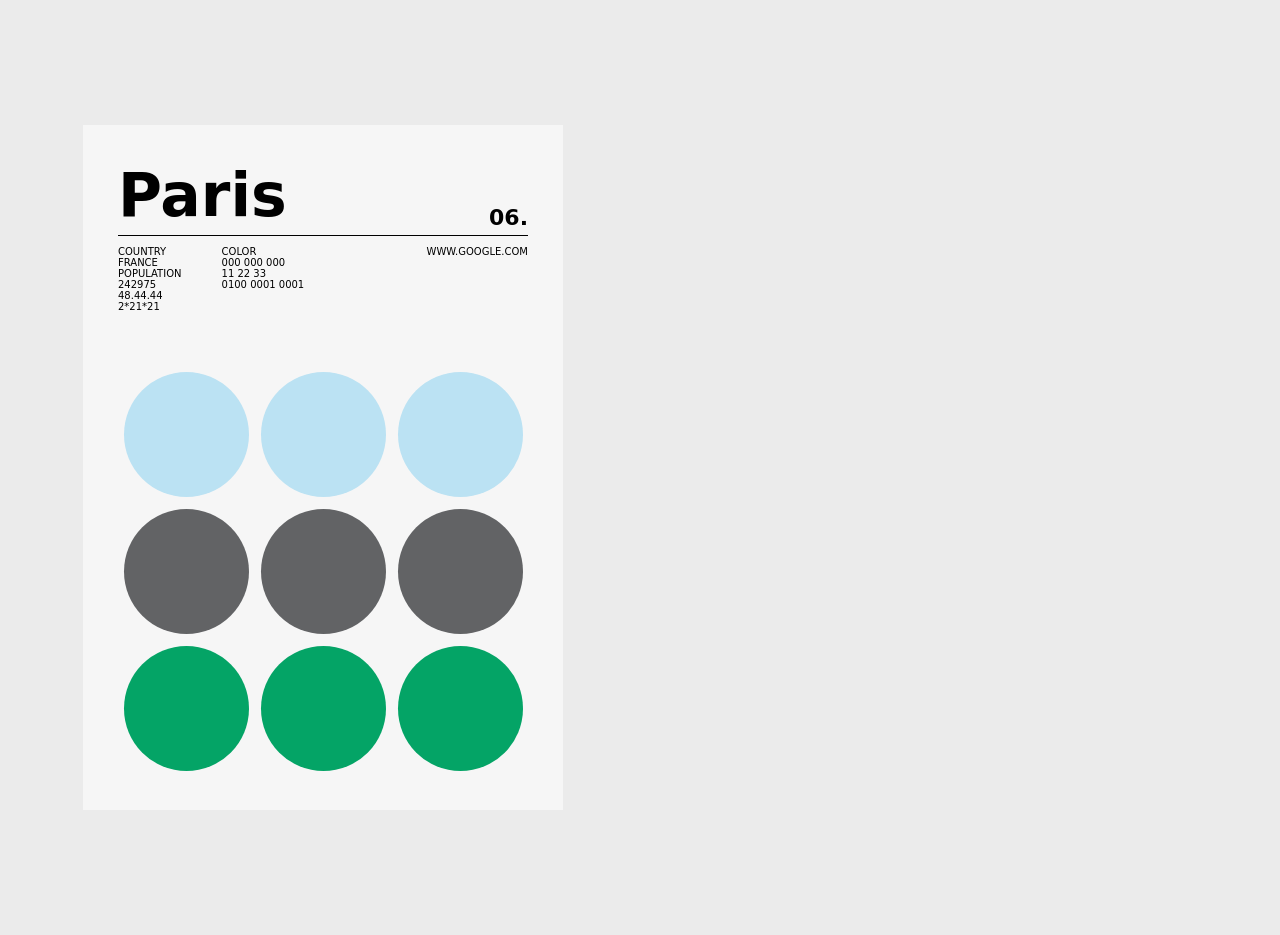
<file: challenges/20260623/index.html>
<!doctype html>
<html lang="en">
  <head>
    <meta charset="UTF-8" />
    <meta name="viewport" content="width=device-width, initial-scale=1.0" />
    <link rel="stylesheet" href="style.css" />
    <title>Document</title>
  </head>
  <body>
    <main class="main">
      <header class="header">
        <h1 class="header__city-name">Paris</h1>
        <span class="header__city-index">06.</span>
      </header>
      <div class="city-info">
        <div class="city-info__column">
          country<br />France<br />Population<br />242975<br />48.44.44<br />2*21*21
        </div>
        <div class="city-info__column">
          color<br />000 000 000<br />11 22 33<br />0100 0001 0001
        </div>
        <div class="city-info__column">www.google.com</div>
      </div>
      <div class="color-pallete">
        <div class="color-pallete__color"></div>
        <div class="color-pallete__color"></div>
        <div class="color-pallete__color"></div>
        <div class="color-pallete__color"></div>
        <div class="color-pallete__color"></div>
        <div class="color-pallete__color"></div>
        <div class="color-pallete__color"></div>
        <div class="color-pallete__color"></div>
        <div class="color-pallete__color"></div>
      </div>
    </main>
  </body>
</html>
</file>
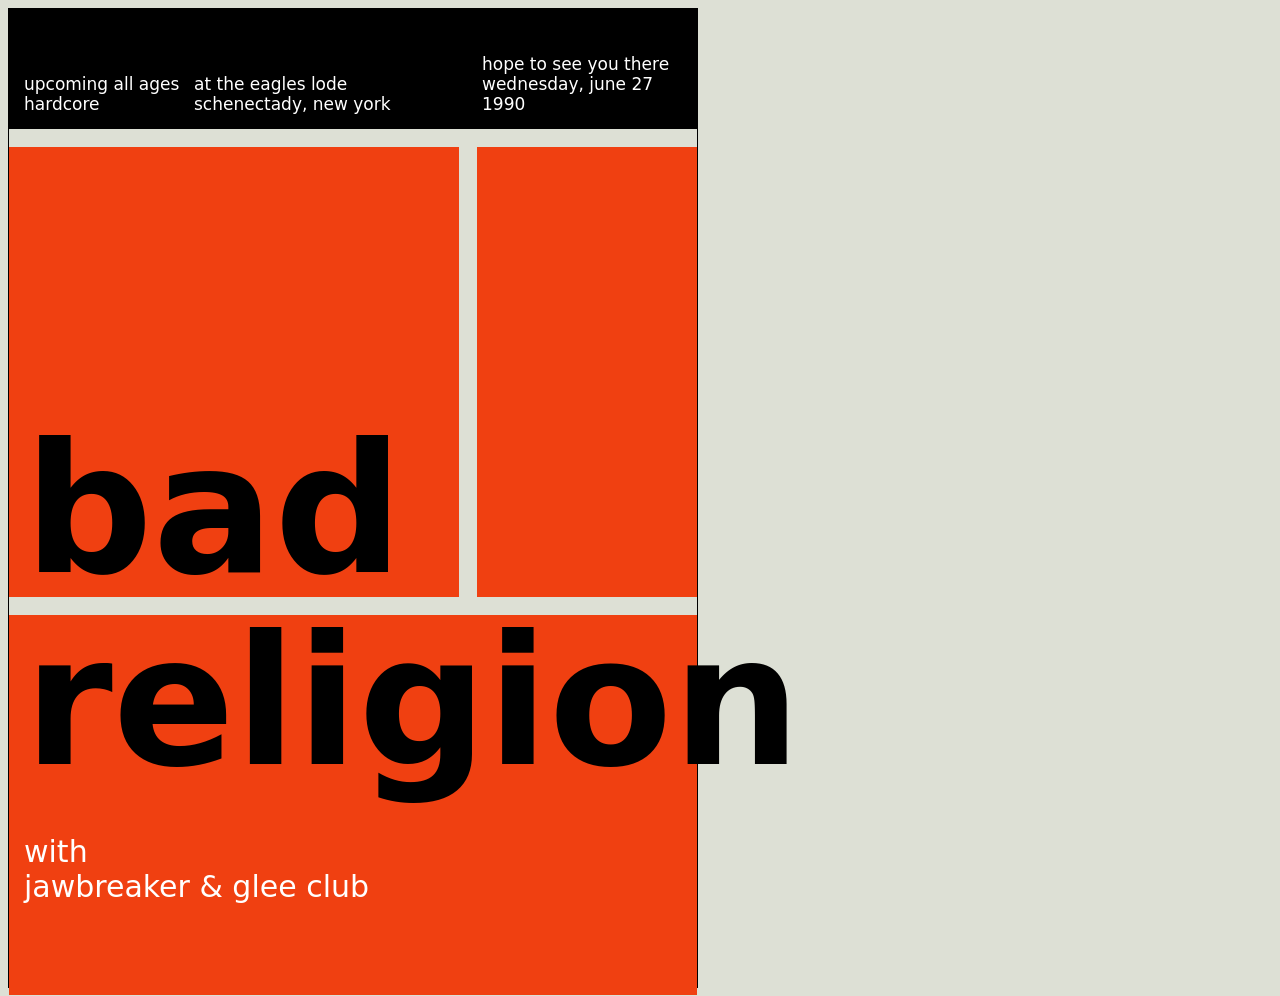
<file: challenges/20260624/index.html>
<!doctype html>
<html lang="en">
  <head>
    <meta charset="UTF-8" />
    <meta name="viewport" content="width=device-width, initial-scale=1.0" />
    <title>Document</title>
    <link rel="stylesheet" href="style.css" />
  </head>
  <body>
    <main class="main-screen">
      <div class="header">
        <span class="small white">upcoming all ages hardcore</span>
        <span class="small white"
          >at the eagles lode schenectady, new york</span
        >
        <span class="small white"
          >hope to see you there wednesday, june 27 1990</span
        >
      </div>
      <div class="section section-bad">
        <span class="big black">bad</span>
      </div>
      <div class="section section-blank"></div>
      <div class="footer">
        <div class="big black">religion</div>
        <div class="medium white">
          with <br />
          jawbreaker & glee club
        </div>
      </div>
    </main>
  </body>
</html>
</file>
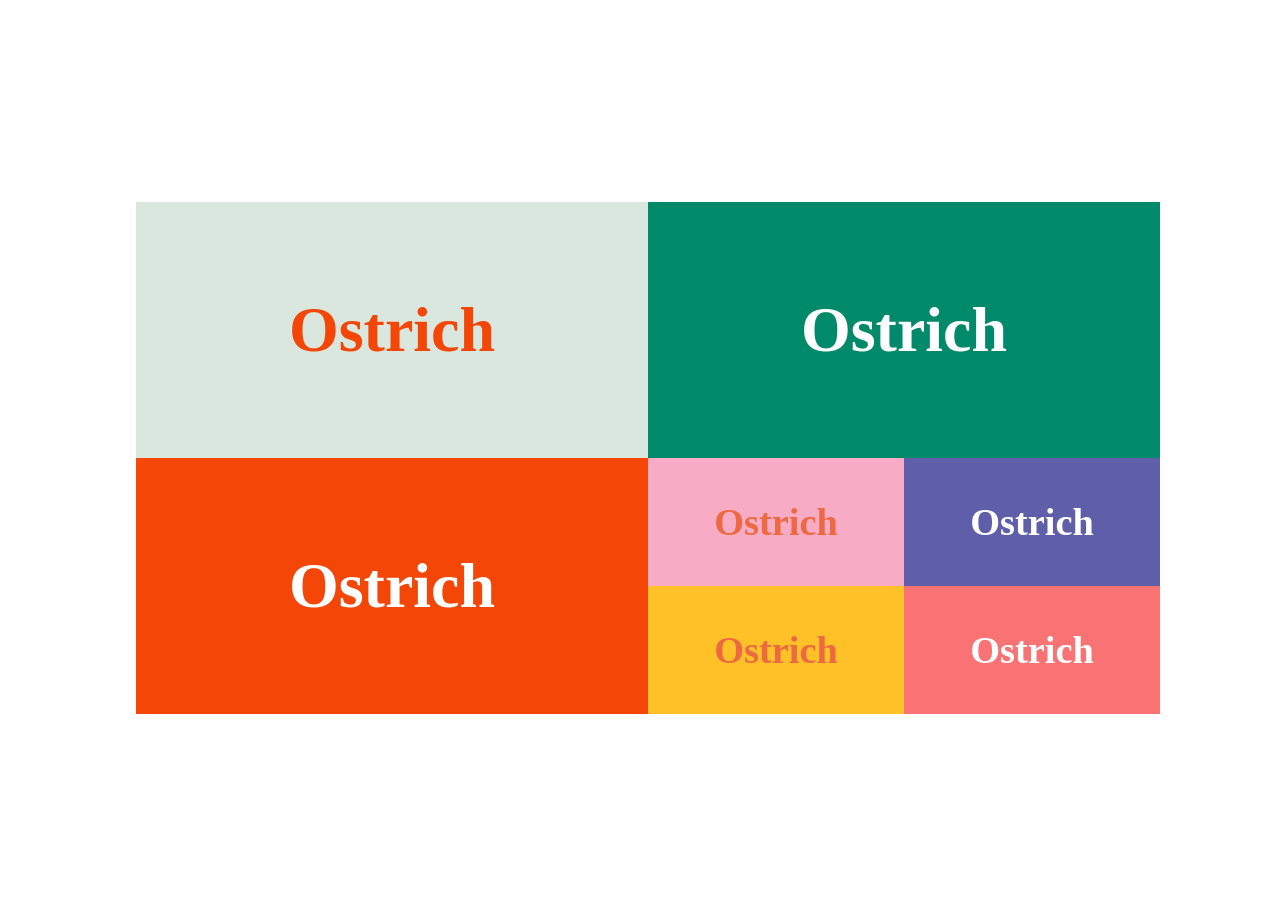
<file: challenges/20260625/index.html>
<!doctype html>
<html lang="en">
  <head>
    <meta charset="UTF-8" />
    <meta name="viewport" content="width=device-width, initial-scale=1.0" />
    <link rel="stylesheet" href="style.css" />
    <title>Document</title>
  </head>
  <body>
    <div class="grid-container">
      <div class="item">Ostrich</div>
      <div class="item">Ostrich</div>
      <div class="item">Ostrich</div>
      <div class="item">Ostrich</div>
      <div class="item">Ostrich</div>
      <div class="item">Ostrich</div>
      <div class="item">Ostrich</div>
    </div>
  </body>
</html>
</file>
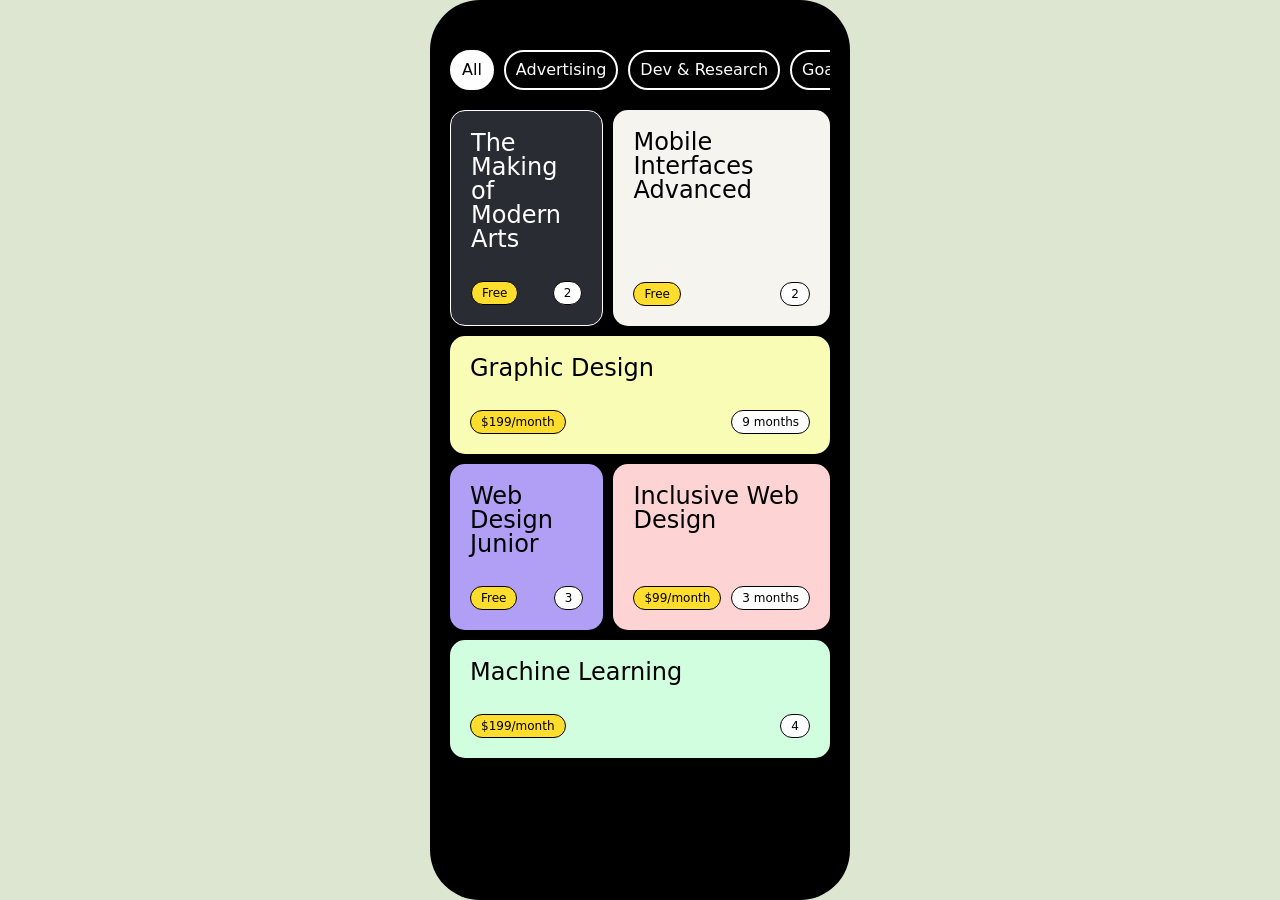
<file: index_01.html>
<!doctype html>
<html lang="en">
  <head>
    <meta charset="UTF-8" />
    <meta name="viewport" content="width=device-width, initial-scale=1.0" />
    <link rel="stylesheet" href="styles/style_01.css" />
    <title>Document</title>
  </head>
  <body>
    <div class="phone">
      <header class="header">
        <ul class="header__list">
          <li class="header__list-item header__list-item--inverted">All</li>
          <li class="header__list-item">Advertising</li>
          <li class="header__list-item">Dev & Research</li>
          <li class="header__list-item">Goals</li>
          <li class="header__list-item">iOS Development</li>
        </ul>
      </header>
      <div class="cards">
        <div class="cards__card">
          <h2 class="card__title">The Making of Modern Arts</h2>
          <div class="card__footer">
            <span class="price">Free</span><span class="length">2</span>
          </div>
        </div>
        <div class="cards__card">
          <h2 class="card__title">Mobile Interfaces Advanced</h2>
          <div class="card__footer">
            <span class="price">Free</span><span class="length">2</span>
          </div>
        </div>
        <div class="cards__card">
          <h2 class="card__title">Graphic Design</h2>
          <div class="card__footer">
            <span class="price">$199/month</span
            ><span class="length">9 months</span>
          </div>
        </div>
        <div class="cards__card">
          <h2 class="card__title">Web Design Junior</h2>
          <div class="card__footer">
            <span class="price">Free</span><span class="length">3</span>
          </div>
        </div>
        <div class="cards__card">
          <h2 class="card__title">Inclusive Web Design</h2>
          <div class="card__footer">
            <span class="price">$99/month</span
            ><span class="length">3 months</span>
          </div>
        </div>
        <div class="cards__card">
          <h2 class="card__title">Machine Learning</h2>
          <div class="card__footer">
            <span class="price">$199/month</span><span class="length">4</span>
          </div>
        </div>
      </div>
    </div>
  </body>
</html>
</file>
<file: challenges/20260623/style.css>
body {
  background-color: #ebebeb;
  font-family:
    system-ui,
    -apple-system,
    BlinkMacSystemFont,
    "Segoe UI",
    Roboto,
    Oxygen,
    Ubuntu,
    Cantarell,
    "Open Sans",
    "Helvetica Neue",
    sans-serif;
}

.main {
  background-color: #f6f6f6;
  width: 480px;
  height: 685px;
  margin: 125px 75px;
  padding: 35px;
  box-sizing: border-box;
}

.header {
  display: flex;
  justify-content: space-between;
  align-items: flex-end;
  padding-bottom: 5px;
  border-bottom: 1px solid black;
}
.header__city-name {
  font-size: 60px;
  font-weight: bold;
  padding: 0px;
  margin: 0px;
}
.header__city-index {
  font-size: 22px;
  font-weight: bold;
}
.city-info {
  display: flex;
  gap: 40px;
  font-size: 10px;
  padding-top: 10px;
  text-transform: uppercase;
}

.city-info__column:last-child {
  margin-left: auto;
}

.color-pallete {
  margin-top: 60px;
  display: grid;
  grid-template-columns: repeat(3, 125px);
  grid-template-rows: repeat(3, 125px);
  gap: 12px;
  place-content: center;
}
.color-pallete__color {
  background-color: black;
  border-radius: 50%;
  width: 125px;
  height: 125px;
}

.color-pallete__color:nth-child(1),
.color-pallete__color:nth-child(2),
.color-pallete__color:nth-child(3) {
  background-color: #bbe2f3;
}
.color-pallete__color:nth-child(4),
.color-pallete__color:nth-child(5),
.color-pallete__color:nth-child(6) {
  background-color: #626365;
}
.color-pallete__color:nth-child(7),
.color-pallete__color:nth-child(8),
.color-pallete__color:nth-child(9) {
  background-color: #04a466;
}
</file>
<file: challenges/20260624/style.css>
body {
  background-color: #dde0d5;
}

.main-screen {
  display: grid;
  width: 690px;
  height: 980px;
  grid-template-columns: 450px 220px;
  grid-template-rows: 120px 450px 380px;
  border: 1px solid black;
  gap: 18px;
  box-sizing: border-box;
  font-family:
    system-ui,
    -apple-system,
    BlinkMacSystemFont,
    "Segoe UI",
    Roboto,
    Oxygen,
    Ubuntu,
    Cantarell,
    "Open Sans",
    "Helvetica Neue",
    sans-serif;
}

.header {
  grid-column: span 2;
  background-color: black;
  padding: 15px;
  display: flex;
  align-items: flex-end;
  gap: 10px;
}
.header span {
  display: block;
  font-size:;
}
.header span:first-child {
  width: 160px;
}
.header span:nth-child(2) {
  width: 200px;
}
.header span:last-child {
  width: 200px;
  margin-left: auto;
}

.section {
  background-color: #f04011;
  padding: 15px;
}
.section-bad {
  display: flex;
  align-items: flex-end;
}

.footer {
  background-color: #f04011;
  grid-column: span 2;
  padding: 15px;
  display: flex;
  flex-direction: column;
  justify-content: flex-start;
  align-items: flex-start;
  gap: 60px;
}
.white {
  color: white;
}
.black {
  color: black;
}
.small {
  font-size: 17px;
}
.medium {
  font-size: 30px;
}
.big {
  font-size: 180px;
  line-height: 0.8;
  font-weight: bold;
}
</file>
<file: challenges/20260625/style.css>
body {
  display: flex;
  justify-content: center;
  align-items: center;
  width: 100vw;
  height: 100vh;
  height: 100dvh;
  container-type: size;
}

.grid-container {
  display: grid;
  width: 80%;
  aspect-ratio: 2/1;
  grid-template-columns: repeat(4, 1fr);
  grid-template-rows: repeat(4, 1fr);
}

.item {
  color: #ed6941;
  display: flex;
  justify-content: center;
  align-items: center;
  font-weight: bold;
}

.item:first-child {
  background-color: #dae7de;
  grid-column: span 2;
  grid-row: span 2;
  font-size: 5vw;
  color: #f44607;
}

.item:nth-child(2) {
  background-color: #008a69;
  grid-column: span 2;
  grid-row: span 2;
  font-size: 5vw;
  color: white;
}

.item:nth-child(3) {
  background-color: #f44607;
  grid-column: span 2;
  grid-row: span 2;
  font-size: 5vw;
  color: white;
}

.item:nth-child(4) {
  background-color: #f7abc5;
  font-size: 3vw;
}

.item:nth-child(5) {
  background-color: #5f5fa9;
  font-size: 3vw;
  color: white;
}

.item:nth-child(6) {
  background-color: #ffc128;
  font-size: 3vw;
}

.item:last-child {
  background-color: #f97374;
  font-size: 3vw;
  color: white;
}
</file>
<file: styles/style_01.css>
@import "reset.css";
body {
  background-color: #dce6d1;
  display: flex;
  justify-content: center;
  align-items: cetner;
  height: 100vh;
}

.phone {
  background-color: black;
  border-radius: 50px;
  width: 420px;
  padding: 50px 20px;
  box-sizing: border-box;
}

.header {
  overflow-x: scroll;
}
.header .header__list {
  display: flex;
  color: white;
  display: flex;
  width: -moz-max-content;
  width: max-content;
  gap: 10px;
}
.header .header__list .header__list-item {
  border: 2px solid white;
  padding: 10px;
  border-radius: 20px;
}
.header .header__list .header__list-item--inverted {
  background-color: white;
  color: black;
}

.cards {
  display: grid;
  margin: 20px 0px;
  grid-template-columns: repat(2, 1fr);
  gap: 10px;
}
.cards .cards__card {
  border-radius: 15px;
  background-color: white;
  padding: 20px 20px;
  display: flex;
  gap: 30px;
  flex-direction: column;
  justify-content: space-between;
}
.cards .cards__card:first-child {
  background-color: #292d33;
  color: white;
  border: 1px solid white;
}
.cards .cards__card:first-child span {
  color: black;
}
.cards .cards__card:nth-child(2) {
  background-color: #f5f4ef;
}
.cards .cards__card:nth-child(3) {
  background-color: #f8fcb5;
}
.cards .cards__card:nth-child(4) {
  background-color: #b19ff6;
}
.cards .cards__card:nth-child(5) {
  background-color: #fed3d3;
}
.cards .cards__card:nth-child(6) {
  background-color: #d0fedf;
}
.cards .cards__card:nth-child(3n) {
  grid-column: span 2;
}
.cards .cards__card .card__title {
  font-size: 24px;
}
.cards .cards__card .card__footer {
  font-size: 12px;
  display: flex;
  justify-content: space-between;
  align-items: center;
}
.cards .cards__card .card__footer span {
  padding: 5px 10px;
  border-radius: 20px;
  border: 1px solid black;
}
.cards .cards__card .card__footer .price {
  background-color: rgb(255, 221, 44);
}
.cards .cards__card .card__footer .length {
  background-color: white;
  padding: 5px 10px;
}/*# sourceMappingURL=style_01.css.map */
</file>
